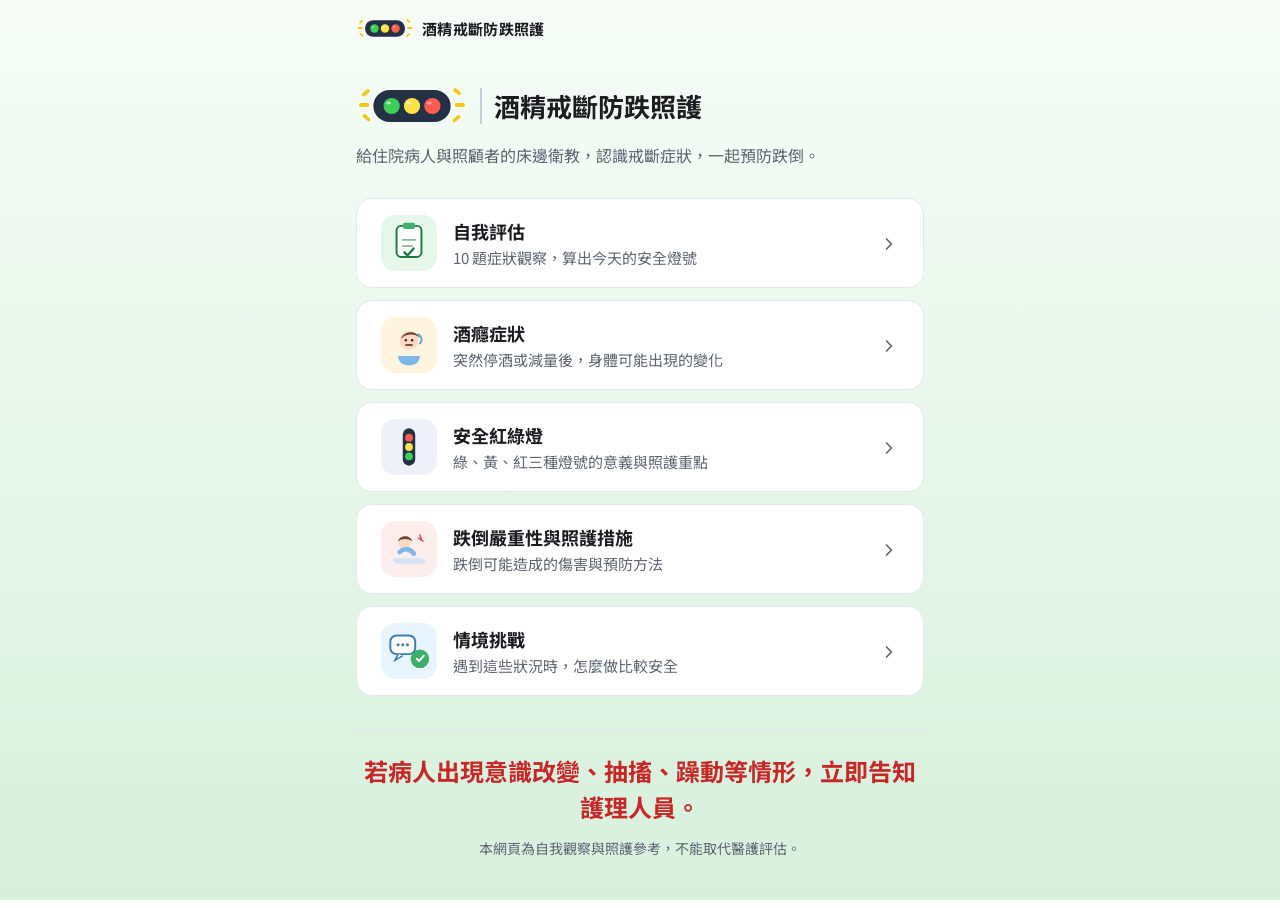
<file: index.html>
<!doctype html>
<html lang="zh-Hant-TW">
<head>
  <meta charset="utf-8">
  <meta name="viewport" content="width=device-width, initial-scale=1, viewport-fit=cover">
  <meta name="theme-color" content="#e3f4e6">
  <title>酒精戒斷防跌照護｜床邊衛教</title>
  <meta name="description" content="酒精戒斷防跌照護：給住院病人與照顧者的床邊衛教，包含症狀自我評估、安全紅綠燈、戒斷症狀時序與防跌照護措施。">
  <link rel="preconnect" href="https://fonts.googleapis.com">
  <link rel="preconnect" href="https://fonts.gstatic.com" crossorigin>
  <link rel="stylesheet" href="https://fonts.googleapis.com/css2?family=Noto+Sans+TC:wght@400;500;700&display=swap">
  <link rel="icon" href="assets/icons/favicon.svg" type="image/svg+xml">
  <link rel="stylesheet" href="css/style.css">
</head>
<body data-page="home">
  <div class="page">
    <header id="site-header"></header>
    <div id="site-notice"></div>
    <main id="main" class="fade-in"></main>
    <footer id="site-footer"></footer>
  </div>
  <script src="js/content.js"></script>
  <script src="js/common.js"></script>
  <script src="js/pages.js"></script>
</body>
</html>
</file>
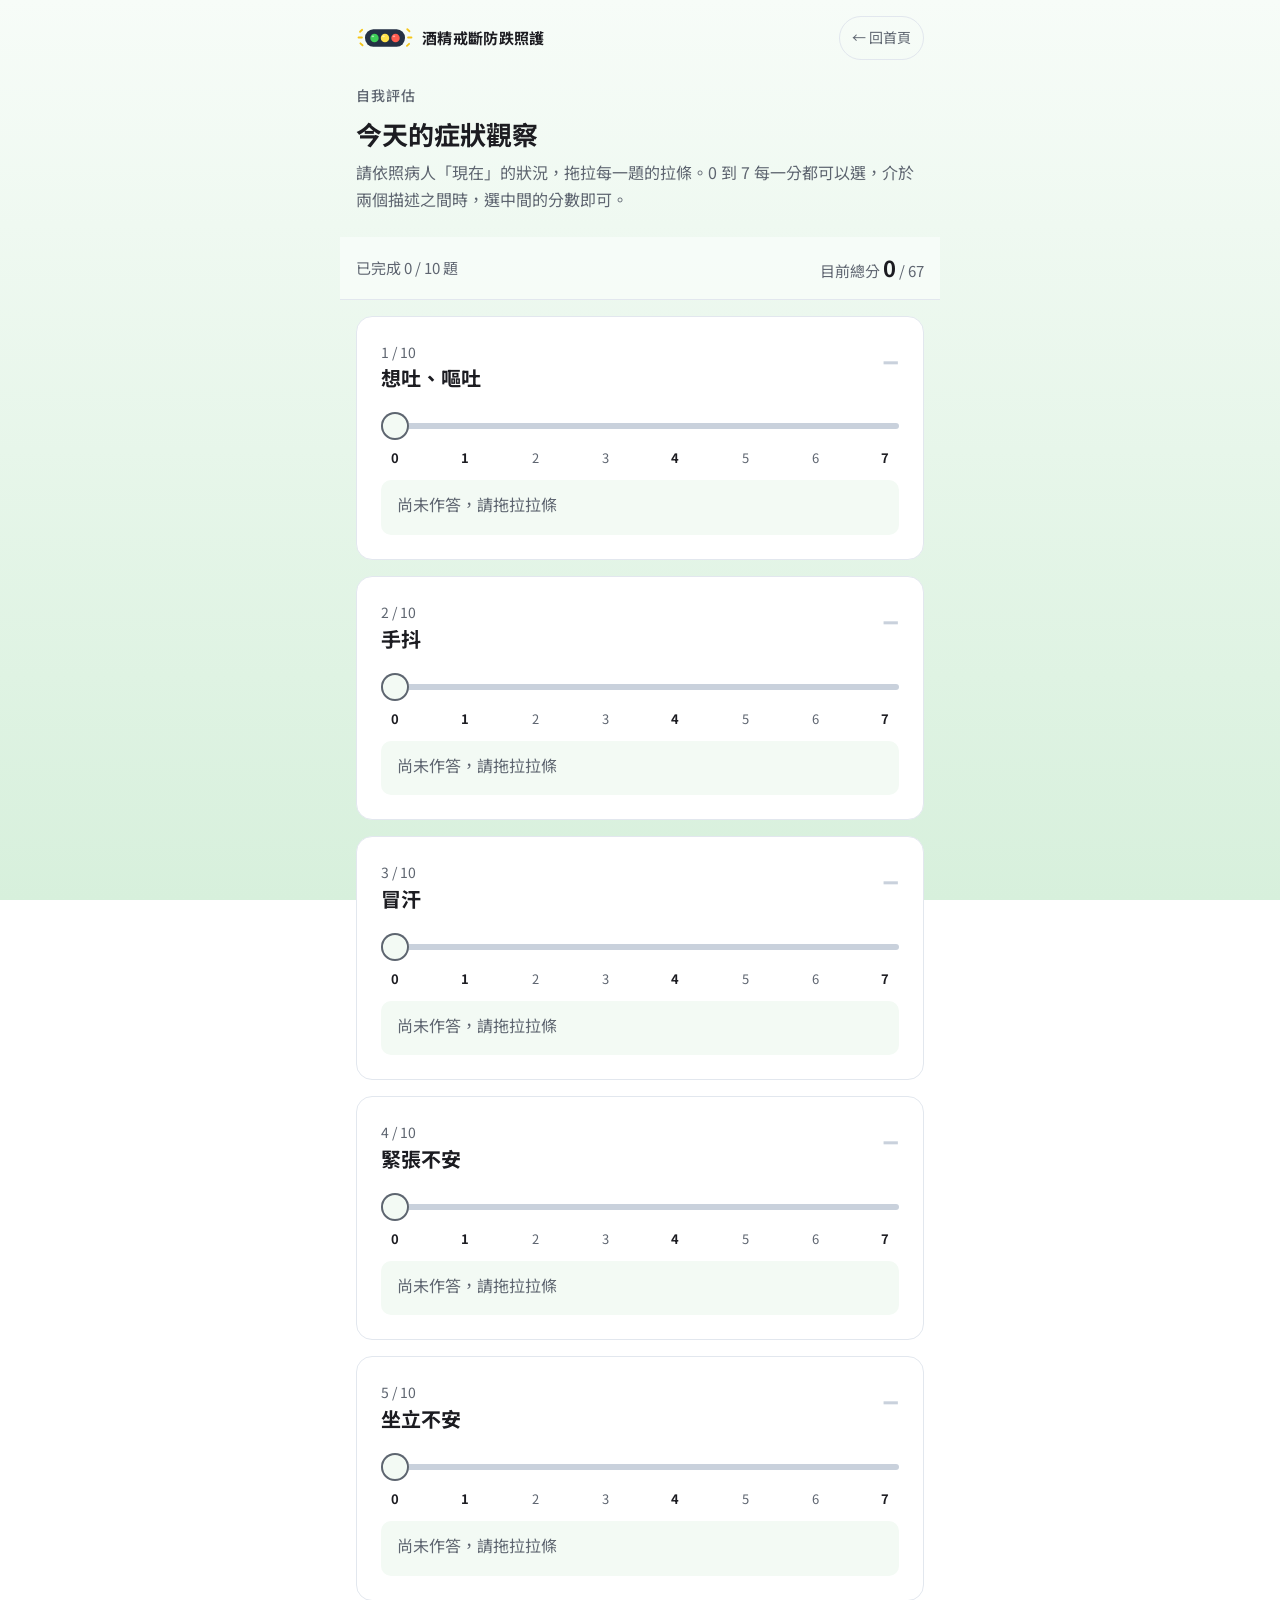
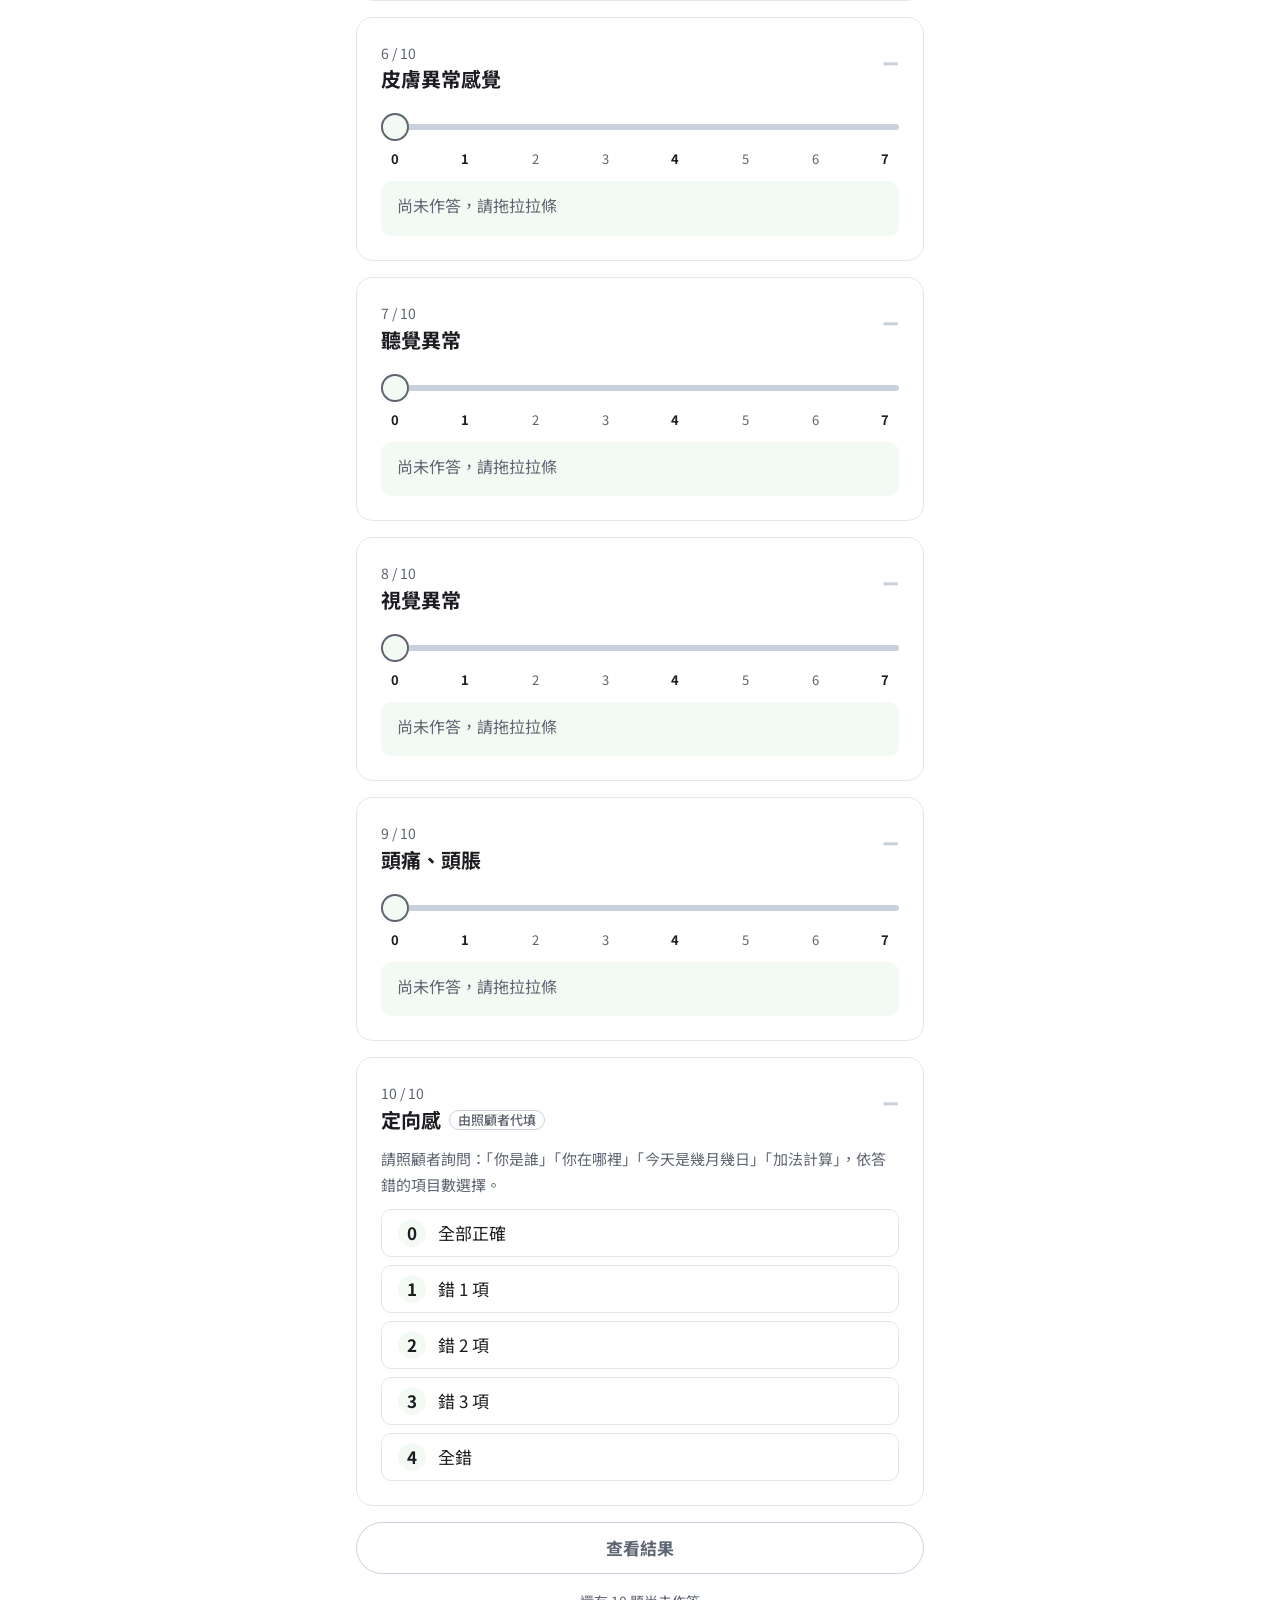
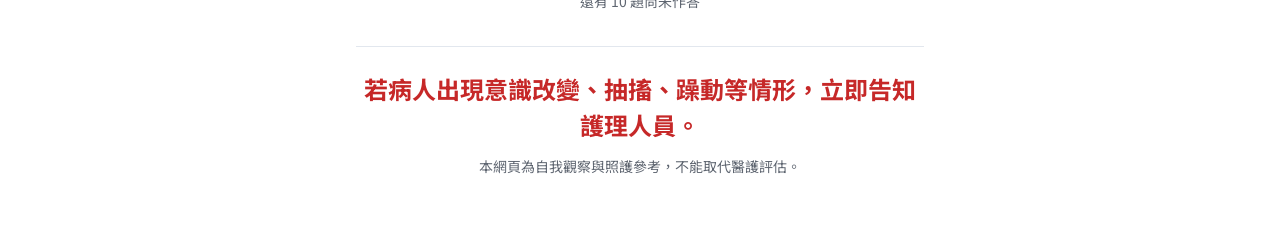
<file: assessment.html>
<!doctype html>
<html lang="zh-Hant-TW">
<head>
  <meta charset="utf-8">
  <meta name="viewport" content="width=device-width, initial-scale=1, viewport-fit=cover">
  <meta name="theme-color" content="#e3f4e6">
  <title>自我評估｜酒精戒斷防跌照護</title>
  <meta name="description" content="10 題戒斷症狀自我觀察，算出今天的安全燈號與照護重點。">
  <link rel="preconnect" href="https://fonts.googleapis.com">
  <link rel="preconnect" href="https://fonts.gstatic.com" crossorigin>
  <link rel="stylesheet" href="https://fonts.googleapis.com/css2?family=Noto+Sans+TC:wght@400;500;700&display=swap">
  <link rel="icon" href="assets/icons/favicon.svg" type="image/svg+xml">
  <link rel="stylesheet" href="css/style.css">
</head>
<body data-page="assessment">
  <div class="page">
    <header id="site-header"></header>
    <div id="site-notice"></div>
    <main id="main" class="fade-in">
      <div class="page-head">
        <p class="eyebrow">自我評估</p>
        <h1 class="page-title">今天的症狀觀察</h1>
        <p class="page-lead" id="intro"></p>
      </div>

      <div class="progress" aria-live="polite">
        <span class="progress__done" id="progress-done"></span>
        <span class="progress__score">目前總分 <strong id="progress-score">0</strong> / <span id="progress-max"></span></span>
        <span class="progress__bar" id="progress-bar"></span>
      </div>

      <div id="items" class="items"></div>

      <button type="button" class="btn" id="submit" disabled>查看結果</button>
      <p class="submit-hint" id="submit-hint"></p>

      <section class="result" id="result" hidden aria-live="polite"></section>
    </main>
    <footer id="site-footer"></footer>
  </div>
  <script src="js/content.js"></script>
  <script src="js/common.js"></script>
  <script src="js/assessment.js"></script>
</body>
</html>
</file>
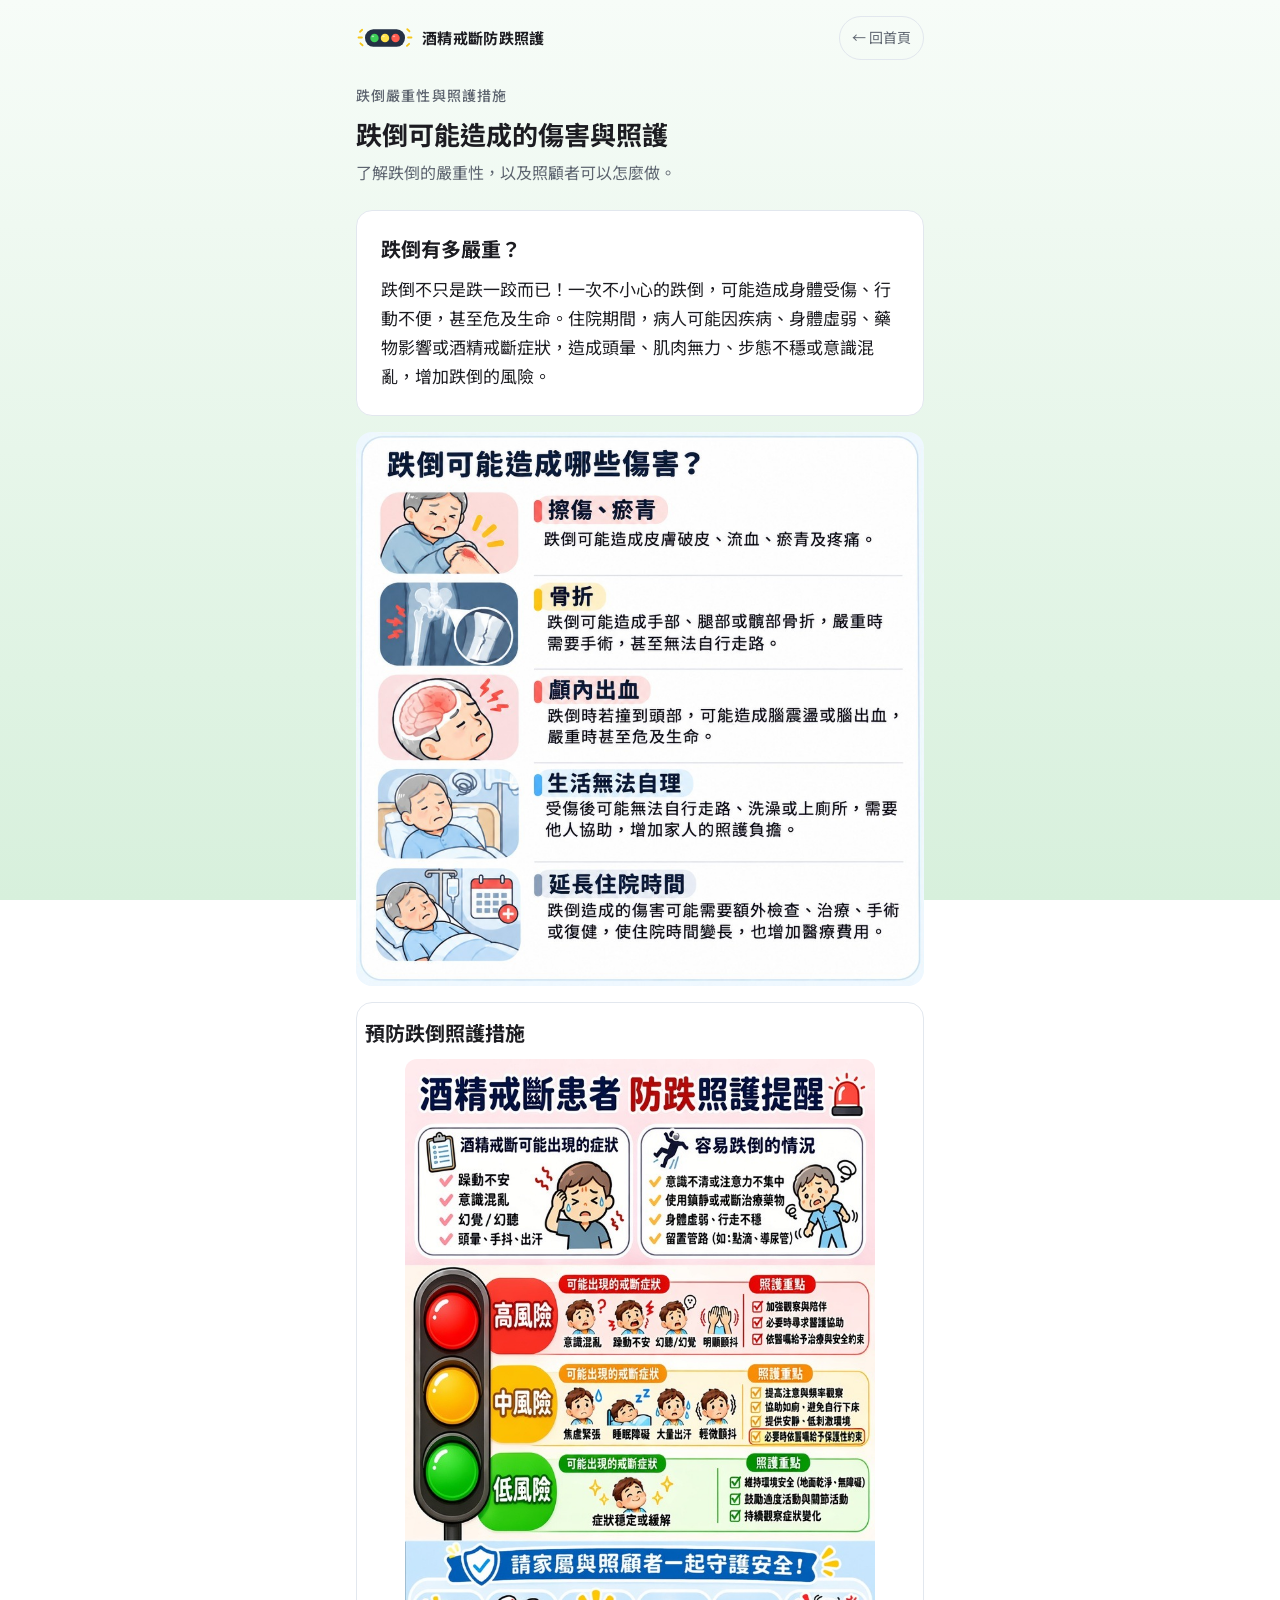
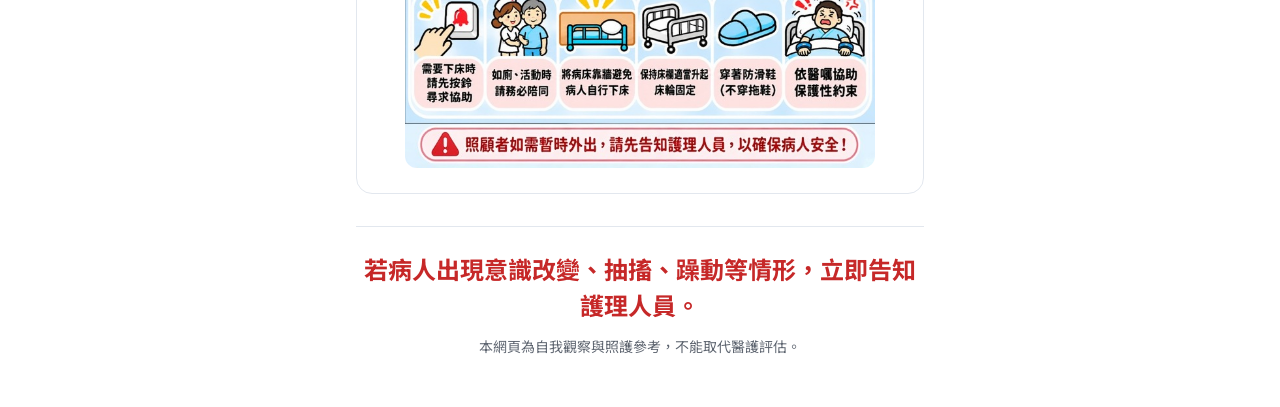
<file: fall-care.html>
<!doctype html>
<html lang="zh-Hant-TW">
<head>
  <meta charset="utf-8">
  <meta name="viewport" content="width=device-width, initial-scale=1, viewport-fit=cover">
  <meta name="theme-color" content="#e3f4e6">
  <title>跌倒嚴重性與照護措施｜酒精戒斷防跌照護</title>
  <meta name="description" content="跌倒可能造成的傷害，以及照顧者可以做的防跌照護措施。">
  <link rel="preconnect" href="https://fonts.googleapis.com">
  <link rel="preconnect" href="https://fonts.gstatic.com" crossorigin>
  <link rel="stylesheet" href="https://fonts.googleapis.com/css2?family=Noto+Sans+TC:wght@400;500;700&display=swap">
  <link rel="icon" href="assets/icons/favicon.svg" type="image/svg+xml">
  <link rel="stylesheet" href="css/style.css">
</head>
<body data-page="fall">
  <div class="page">
    <header id="site-header"></header>
    <div id="site-notice"></div>
    <main id="main" class="fade-in"></main>
    <footer id="site-footer"></footer>
  </div>
  <script src="js/content.js"></script>
  <script src="js/common.js"></script>
  <script src="js/pages.js"></script>
</body>
</html>
</file>
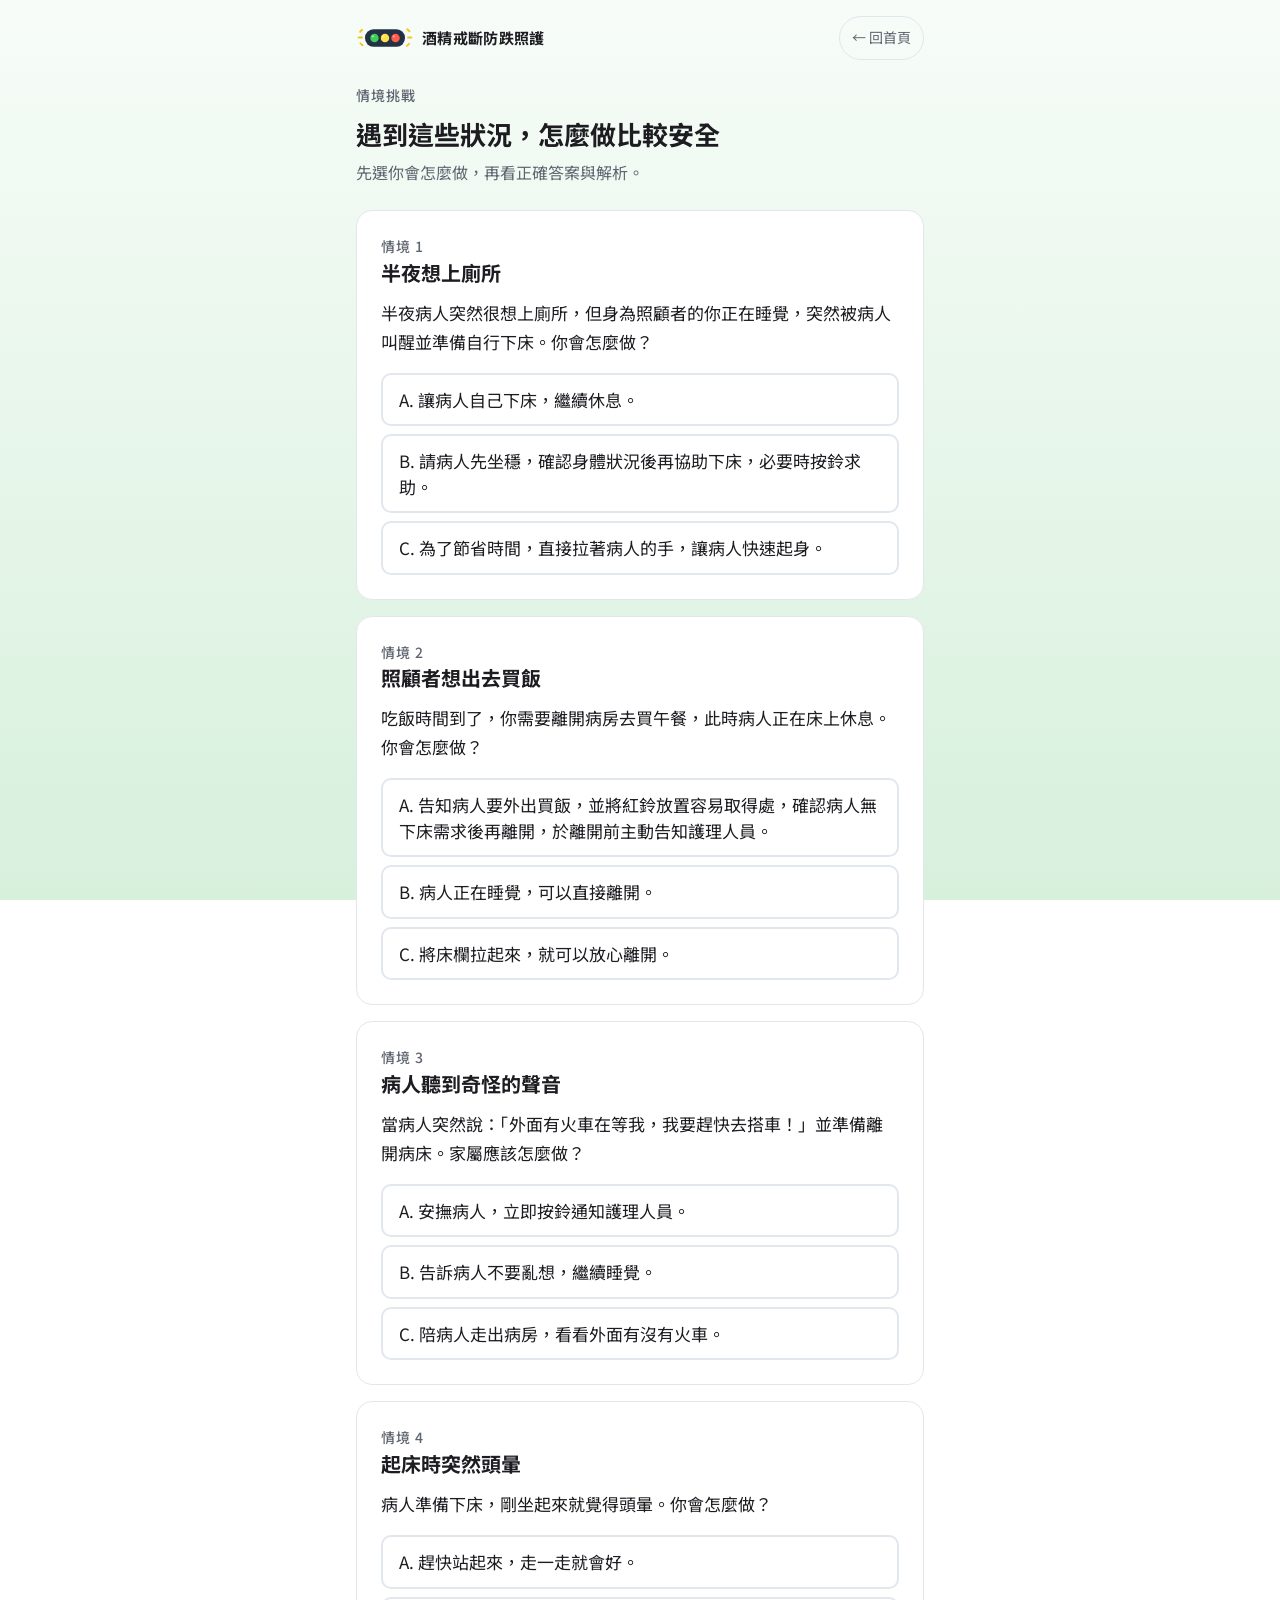
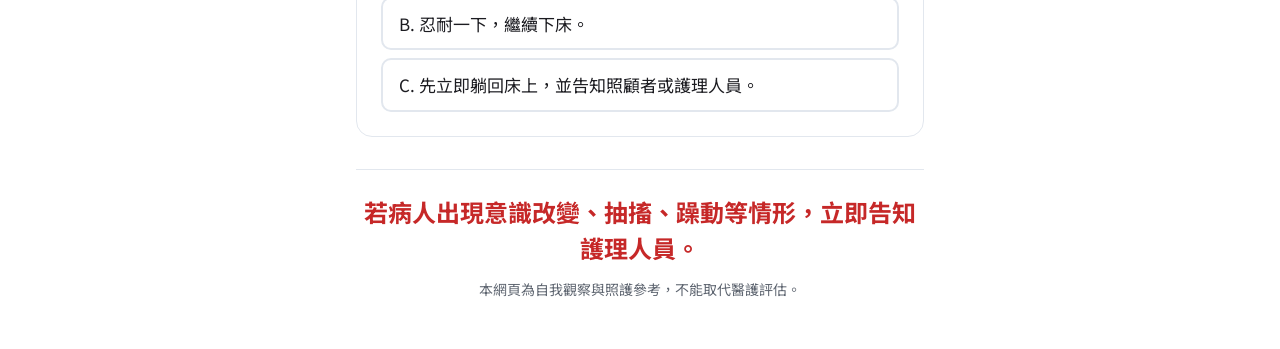
<file: scenarios.html>
<!doctype html>
<html lang="zh-Hant-TW">
<head>
  <meta charset="utf-8">
  <meta name="viewport" content="width=device-width, initial-scale=1, viewport-fit=cover">
  <meta name="theme-color" content="#e3f4e6">
  <title>情境挑戰｜酒精戒斷防跌照護</title>
  <meta name="description" content="照護情境題：遇到這些狀況時，怎麼做比較安全。">
  <link rel="preconnect" href="https://fonts.googleapis.com">
  <link rel="preconnect" href="https://fonts.gstatic.com" crossorigin>
  <link rel="stylesheet" href="https://fonts.googleapis.com/css2?family=Noto+Sans+TC:wght@400;500;700&display=swap">
  <link rel="icon" href="assets/icons/favicon.svg" type="image/svg+xml">
  <link rel="stylesheet" href="css/style.css">
</head>
<body data-page="scenarios">
  <div class="page">
    <header id="site-header"></header>
    <div id="site-notice"></div>
    <main id="main" class="fade-in"></main>
    <footer id="site-footer"></footer>
  </div>
  <script src="js/content.js"></script>
  <script src="js/common.js"></script>
  <script src="js/pages.js"></script>
</body>
</html>
</file>
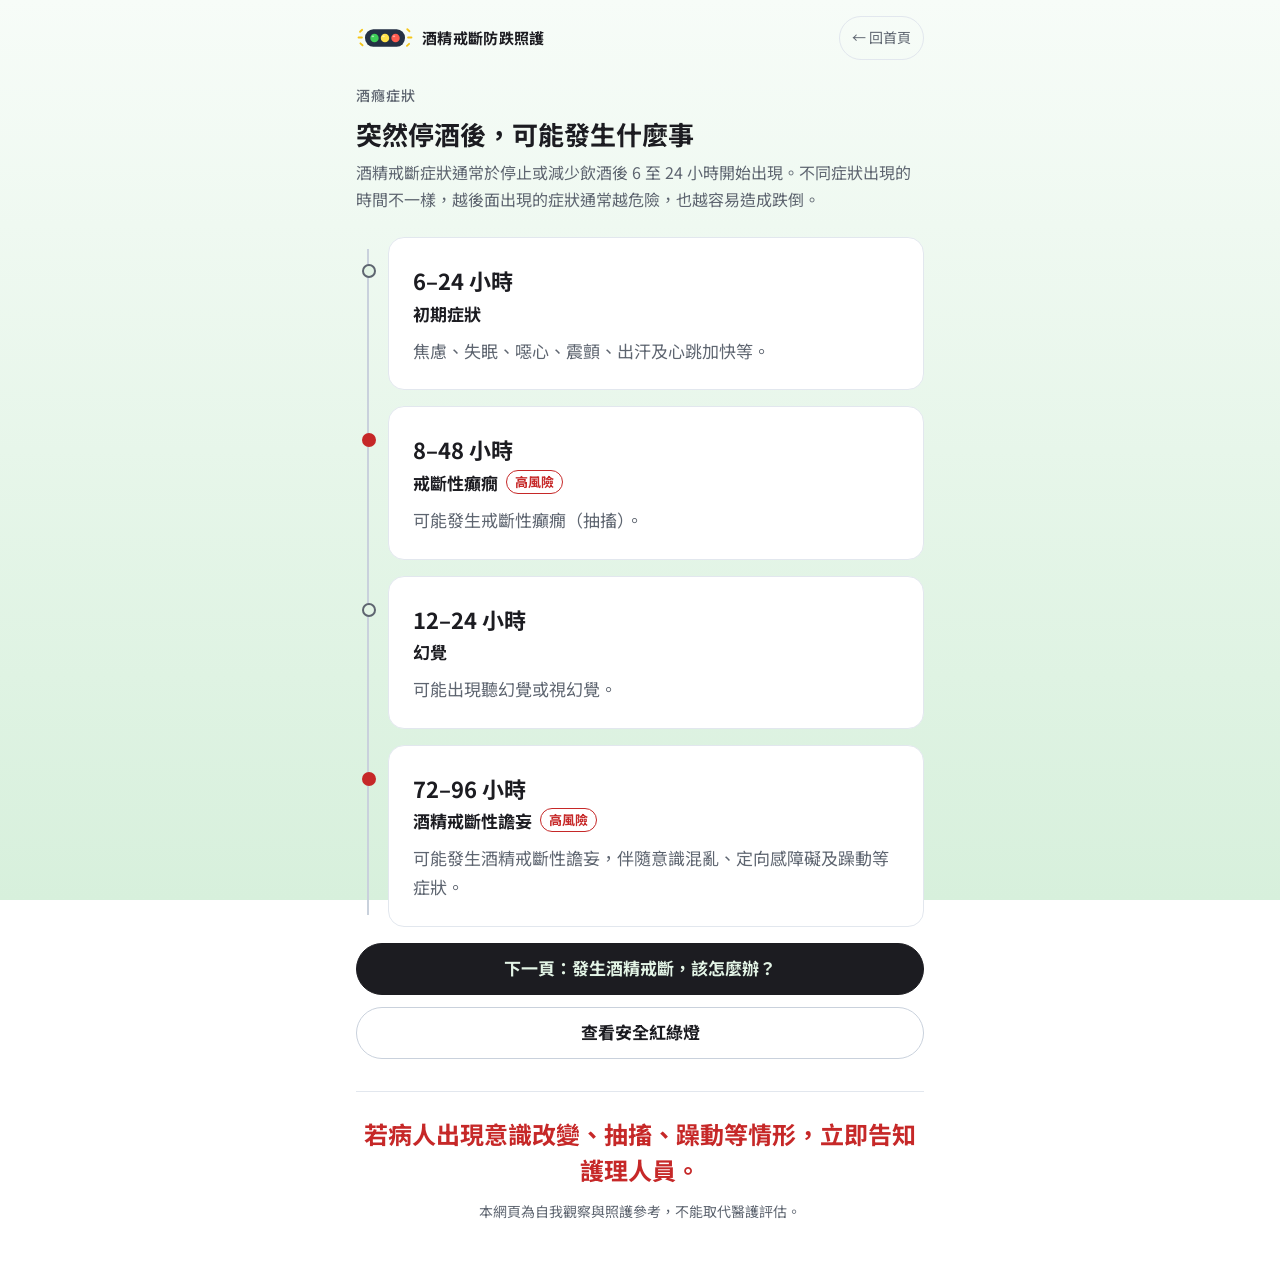
<file: symptoms.html>
<!doctype html>
<html lang="zh-Hant-TW">
<head>
  <meta charset="utf-8">
  <meta name="viewport" content="width=device-width, initial-scale=1, viewport-fit=cover">
  <meta name="theme-color" content="#e3f4e6">
  <title>酒癮症狀｜酒精戒斷防跌照護</title>
  <meta name="description" content="停止或減少飲酒後，酒精戒斷症狀出現的時間與表現。">
  <link rel="preconnect" href="https://fonts.googleapis.com">
  <link rel="preconnect" href="https://fonts.gstatic.com" crossorigin>
  <link rel="stylesheet" href="https://fonts.googleapis.com/css2?family=Noto+Sans+TC:wght@400;500;700&display=swap">
  <link rel="icon" href="assets/icons/favicon.svg" type="image/svg+xml">
  <link rel="stylesheet" href="css/style.css">
</head>
<body data-page="symptoms">
  <div class="page">
    <header id="site-header"></header>
    <div id="site-notice"></div>
    <main id="main" class="fade-in"></main>
    <footer id="site-footer"></footer>
  </div>
  <script src="js/content.js"></script>
  <script src="js/common.js"></script>
  <script src="js/pages.js"></script>
</body>
</html>
</file>
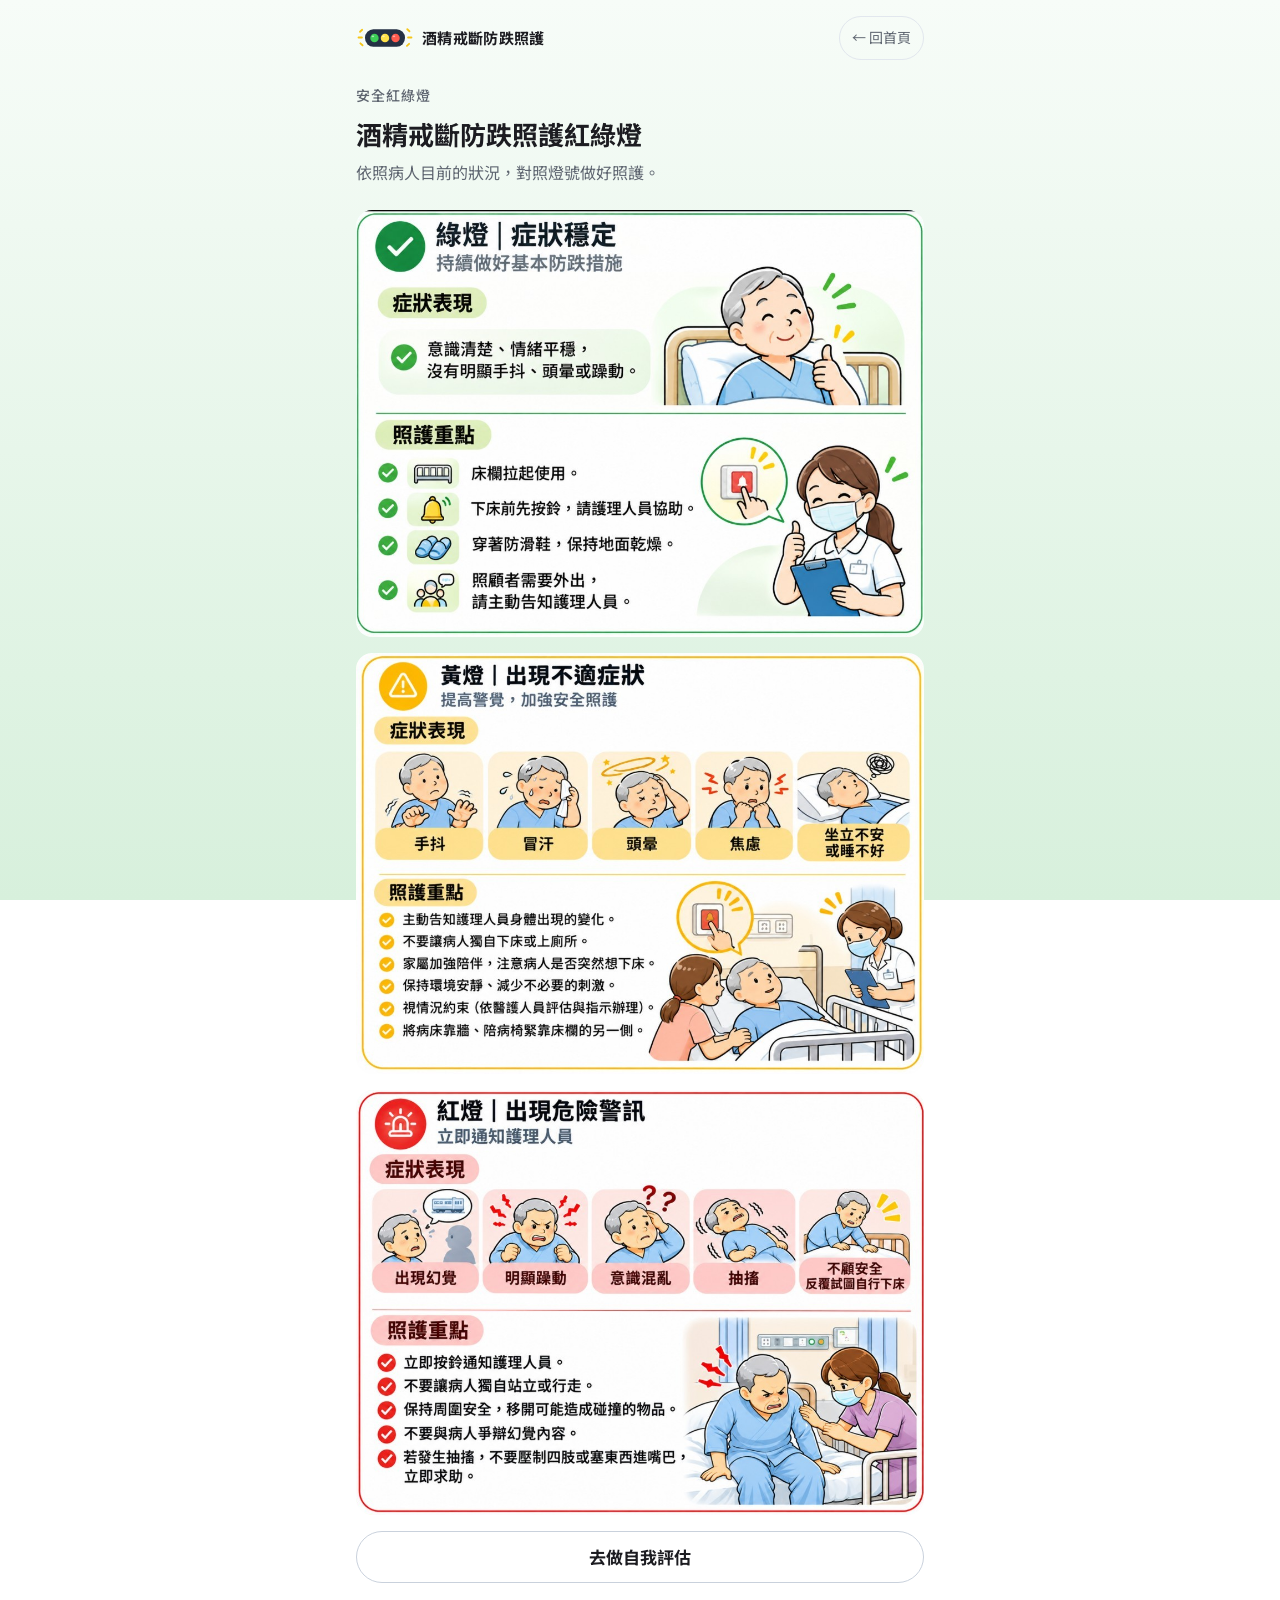
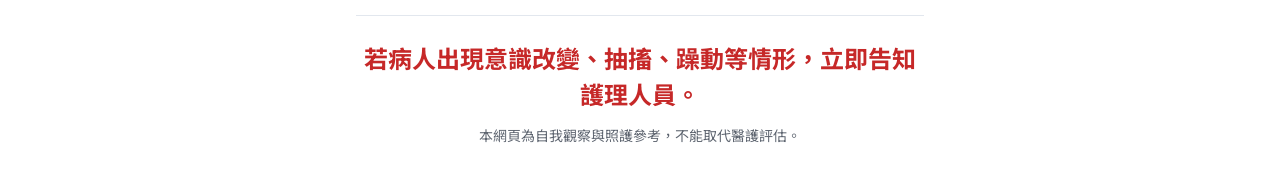
<file: traffic-light.html>
<!doctype html>
<html lang="zh-Hant-TW">
<head>
  <meta charset="utf-8">
  <meta name="viewport" content="width=device-width, initial-scale=1, viewport-fit=cover">
  <meta name="theme-color" content="#e3f4e6">
  <title>安全紅綠燈｜酒精戒斷防跌照護</title>
  <meta name="description" content="酒精戒斷防跌照護紅綠燈：綠燈、黃燈、紅燈的症狀表現與照護重點。">
  <link rel="preconnect" href="https://fonts.googleapis.com">
  <link rel="preconnect" href="https://fonts.gstatic.com" crossorigin>
  <link rel="stylesheet" href="https://fonts.googleapis.com/css2?family=Noto+Sans+TC:wght@400;500;700&display=swap">
  <link rel="icon" href="assets/icons/favicon.svg" type="image/svg+xml">
  <link rel="stylesheet" href="css/style.css">
</head>
<body data-page="lights">
  <div class="page">
    <header id="site-header"></header>
    <div id="site-notice"></div>
    <main id="main" class="fade-in"></main>
    <footer id="site-footer"></footer>
  </div>
  <script src="js/content.js"></script>
  <script src="js/common.js"></script>
  <script src="js/pages.js"></script>
</body>
</html>
</file>
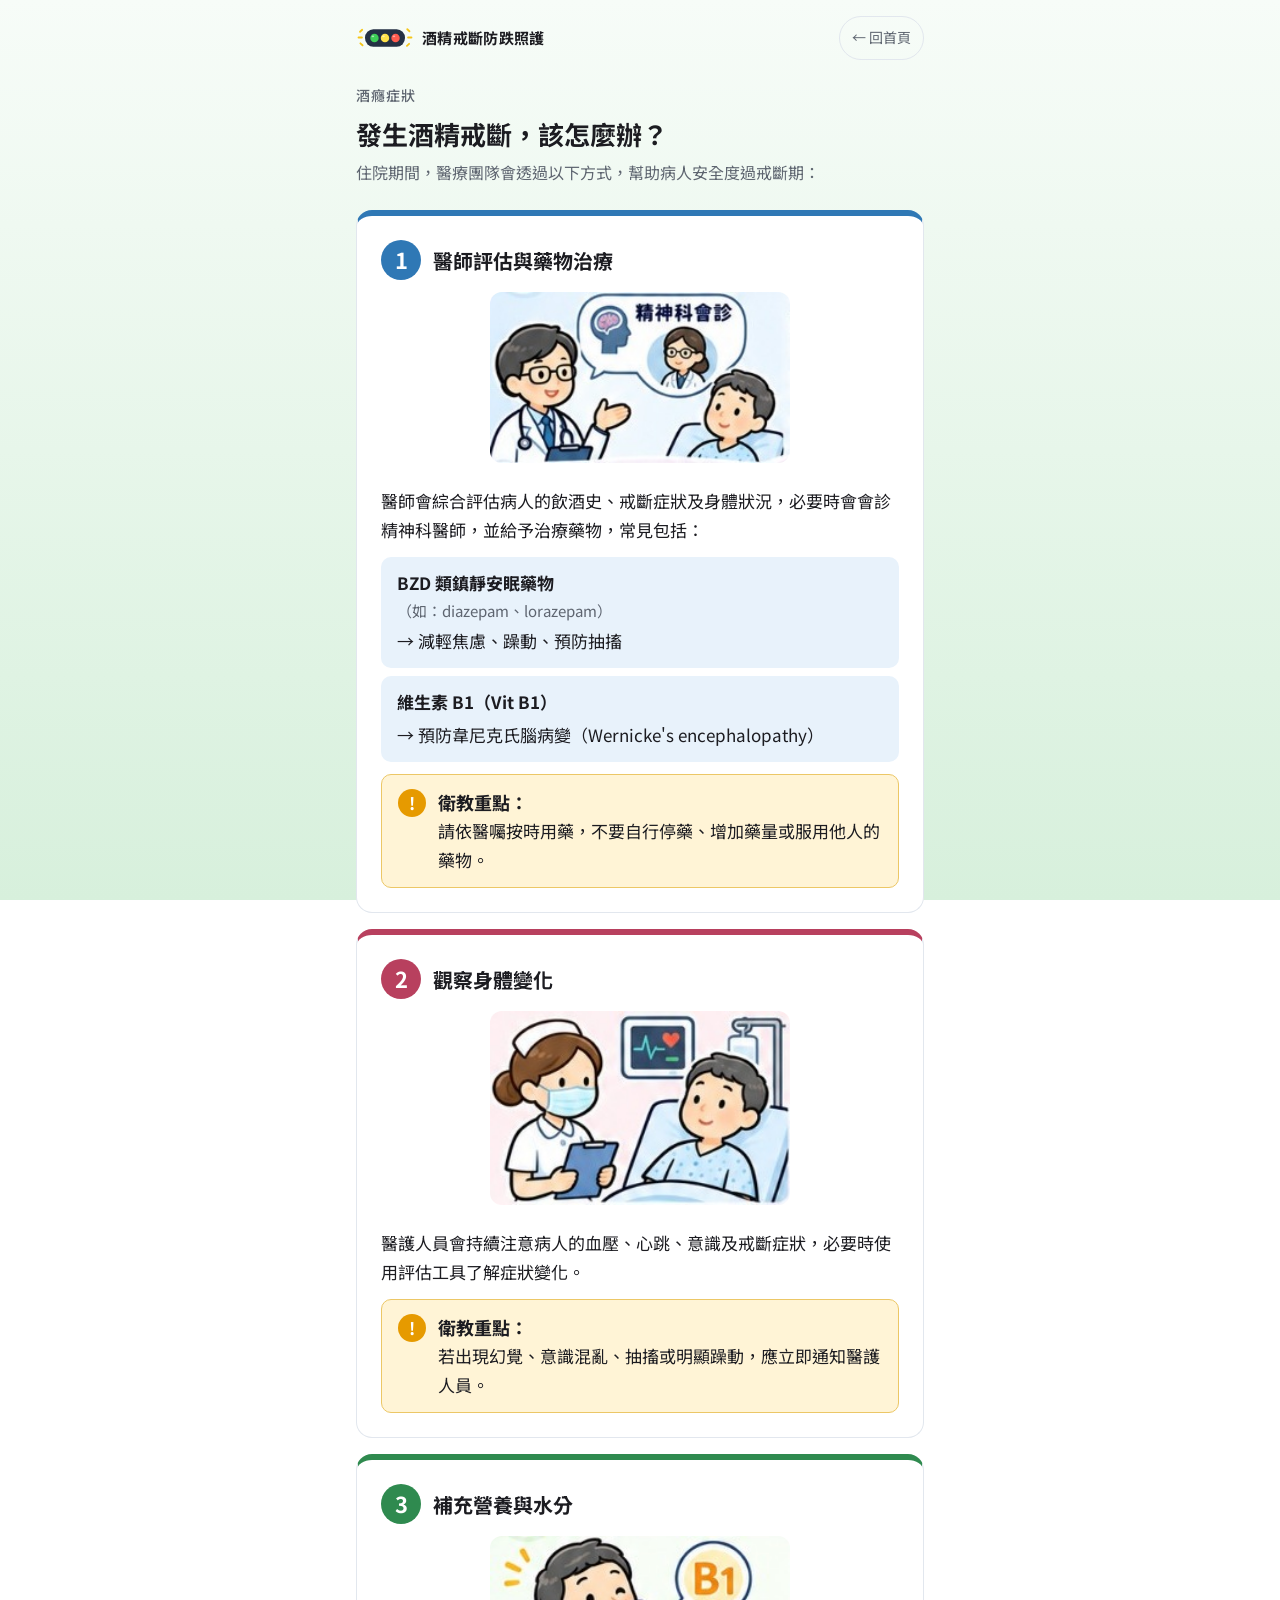
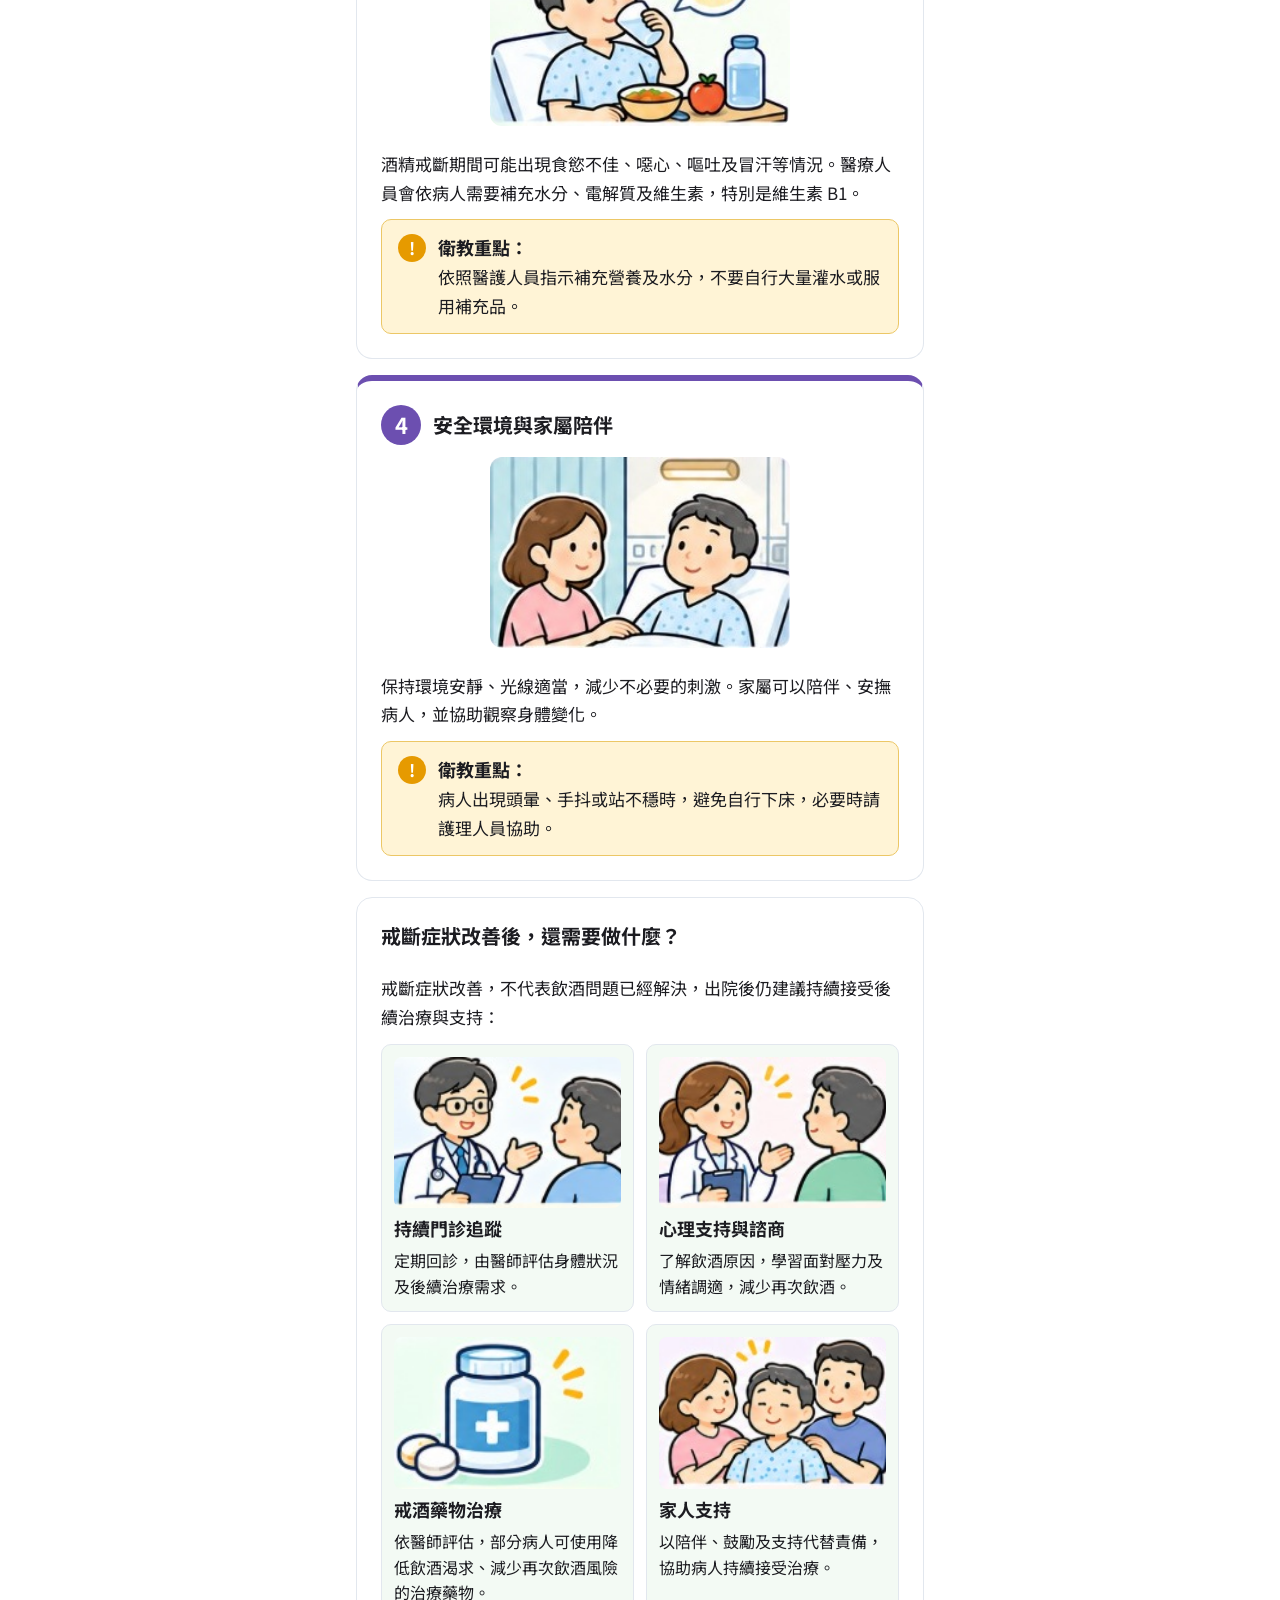
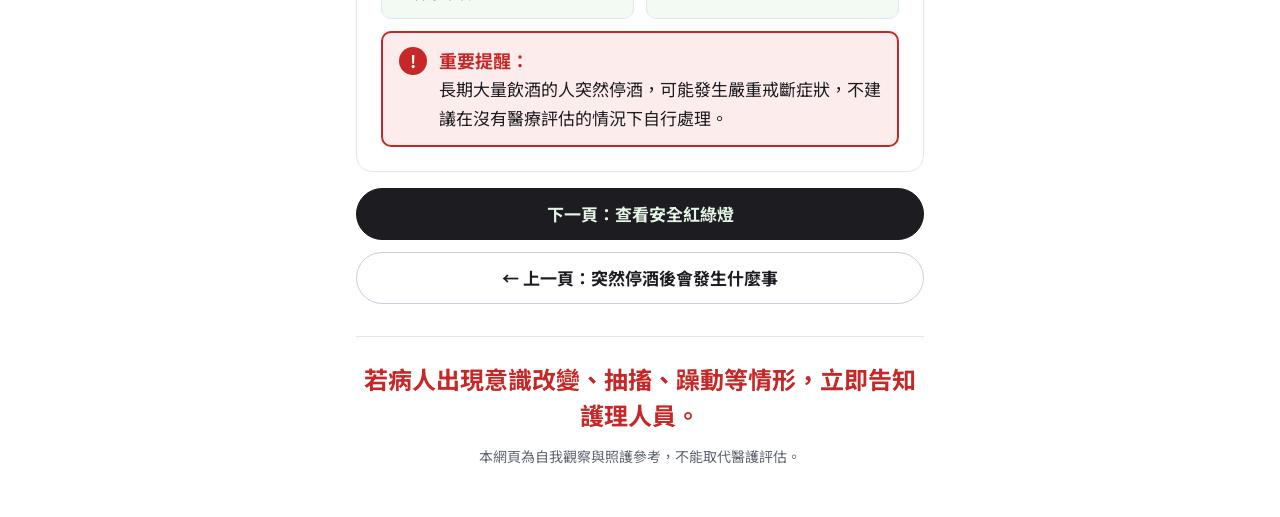
<file: withdrawal-care.html>
<!doctype html>
<html lang="zh-Hant-TW">
<head>
  <meta charset="utf-8">
  <meta name="viewport" content="width=device-width, initial-scale=1, viewport-fit=cover">
  <meta name="theme-color" content="#e3f4e6">
  <title>發生酒精戒斷，該怎麼辦？｜酒精戒斷防跌照護</title>
  <meta name="description" content="住院期間醫療團隊如何協助病人安全度過酒精戒斷期，以及戒斷後的後續支持。">
  <link rel="preconnect" href="https://fonts.googleapis.com">
  <link rel="preconnect" href="https://fonts.gstatic.com" crossorigin>
  <link rel="stylesheet" href="https://fonts.googleapis.com/css2?family=Noto+Sans+TC:wght@400;500;700&display=swap">
  <link rel="icon" href="assets/icons/favicon.svg" type="image/svg+xml">
  <link rel="stylesheet" href="css/style.css">
</head>
<body data-page="withdrawal">
  <div class="page">
    <header id="site-header"></header>
    <div id="site-notice"></div>
    <main id="main" class="fade-in"></main>
    <footer id="site-footer"></footer>
  </div>
  <script src="js/content.js"></script>
  <script src="js/common.js"></script>
  <script src="js/pages.js"></script>
</body>
</html>
</file>
<file: css/style.css>
:root {
  --bg: #e3f4e6;
  --surface: #ffffff;
  --surface-2: #f3faf4;
  --border: #e2e7ee;
  --border-strong: #c9d1dc;
  --text: #1c1c21;
  --muted: #5e6570;

  --green: #1b7a43;
  --green-fill: #3fae6a;
  --yellow: #8d6200;
  --yellow-fill: #e8b931;
  --red: #c62828;
  --red-fill: #e05252;

  --radius: 16px;
  --radius-sm: 10px;
  --radius-pill: 999px;

  --s1: 4px;
  --s2: 8px;
  --s3: 12px;
  --s4: 16px;
  --s5: 24px;
  --s6: 32px;
  --s7: 48px;

  --fs-page: 26px;
  --fs-card: 20px;
  --fs-sub: 17px;
  --fs-body: 17px;
  --fs-small: 14px;
  --lh: 1.7;

  --font: "Noto Sans TC", "PingFang TC", "Microsoft JhengHei", sans-serif;
  --fade: 0.2s cubic-bezier(0.2, 0.7, 0.2, 1);
}

*,
*::before,
*::after {
  box-sizing: border-box;
}

html {
  -webkit-text-size-adjust: 100%;
  text-size-adjust: 100%;
}

body {
  margin: 0;
  background: linear-gradient(180deg, #f7fcf8 0%, #d7f0dc 100%);
  background-attachment: fixed;
  color: var(--text);
  font-family: var(--font);
  font-size: var(--fs-body);
  line-height: var(--lh);
  -webkit-font-smoothing: antialiased;
}

h1,
h2,
h3,
p,
ul,
ol {
  margin: 0;
}

a {
  color: inherit;
}

button {
  font: inherit;
  color: inherit;
}

img {
  max-width: 100%;
  display: block;
}

:focus-visible {
  outline: 2px solid var(--text);
  outline-offset: 3px;
}

/* ---------- Layout ---------- */

.page {
  max-width: 600px;
  margin: 0 auto;
  padding: 0 var(--s4) var(--s7);
}

.site-header {
  display: flex;
  align-items: center;
  justify-content: space-between;
  gap: var(--s3);
  padding: var(--s4) 0;
}

.brand {
  display: flex;
  align-items: center;
  gap: var(--s2);
  text-decoration: none;
  font-weight: 700;
  font-size: 15px;
  letter-spacing: 0.02em;
}

.brand__signal {
  width: 58px;
  height: auto;
  flex: none;
}

.back-link {
  display: inline-flex;
  align-items: center;
  gap: var(--s1);
  min-height: 44px;
  padding: 0 var(--s3);
  border: 1px solid var(--border);
  border-radius: var(--radius-pill);
  color: var(--muted);
  font-size: var(--fs-small);
  text-decoration: none;
  transition: color var(--fade), border-color var(--fade);
}

.back-link:hover {
  color: var(--text);
  border-color: var(--border-strong);
}

main {
  display: flex;
  flex-direction: column;
  gap: var(--s4);
}

.page-head {
  display: flex;
  flex-direction: column;
  gap: var(--s2);
  padding: var(--s2) 0 var(--s2);
}

.page-title {
  font-size: var(--fs-page);
  font-weight: 700;
  line-height: 1.35;
}

.page-lead {
  color: var(--muted);
  font-size: 16px;
}

.eyebrow {
  color: var(--muted);
  font-size: var(--fs-small);
  font-weight: 500;
  letter-spacing: 0.08em;
}

/* ---------- Notice ---------- */

.notice {
  display: flex;
  gap: var(--s3);
  align-items: flex-start;
  padding: var(--s3) var(--s4);
  margin-bottom: var(--s4);
  border: 1px solid var(--border);
  border-left: 3px solid var(--red);
  border-radius: var(--radius-sm);
  background: var(--surface);
  font-size: 15px;
  line-height: 1.6;
}

.notice__icon {
  flex: none;
  width: 22px;
  height: 22px;
  margin-top: 1px;
}

.notice strong {
  font-weight: 700;
}

.site-footer {
  margin-top: var(--s6);
  padding-top: var(--s5);
  border-top: 1px solid var(--border);
  text-align: center;
}

.site-footer__alert {
  color: var(--red);
  font-size: 24px;
  font-weight: 700;
  line-height: 1.5;
}

.site-footer__note {
  margin-top: var(--s3);
  color: var(--muted);
  font-size: var(--fs-small);
}

/* ---------- Cards ---------- */

.card {
  padding: var(--s5);
  border: 1px solid var(--border);
  border-radius: var(--radius);
  background: var(--surface);
}

.card__title {
  font-size: var(--fs-card);
  font-weight: 700;
  line-height: 1.4;
}

.card__subtitle {
  color: var(--muted);
  font-size: 15px;
}

.section-label {
  margin-top: var(--s4);
  margin-bottom: var(--s2);
  font-size: var(--fs-sub);
  font-weight: 700;
}

.bullets {
  display: flex;
  flex-direction: column;
  gap: var(--s2);
  padding-left: 1.3em;
}

.bullets li::marker {
  color: var(--muted);
}

/* ---------- Home entries ---------- */

.hero {
  display: flex;
  flex-direction: column;
  gap: var(--s3);
  padding: var(--s5) 0 var(--s3);
}

.hero__lockup {
  display: flex;
  align-items: center;
  gap: var(--s3);
}

.hero__signal {
  width: 112px;
  height: auto;
  flex: none;
}

.hero__rule {
  width: 2px;
  align-self: stretch;
  margin: 6px 0;
  background: #c5ced8;
  flex: none;
}

.hero__title {
  font-size: 26px;
  font-weight: 700;
  line-height: 1.25;
}

.entries {
  display: flex;
  flex-direction: column;
  gap: var(--s3);
  padding: 0;
  list-style: none;
}

.entry {
  display: flex;
  align-items: center;
  gap: var(--s4);
  padding: var(--s4) var(--s5);
  border: 1px solid var(--border);
  border-radius: var(--radius);
  background: var(--surface);
  text-decoration: none;
  transition: border-color var(--fade), background var(--fade);
}

.entry:hover {
  border-color: var(--border-strong);
  background: var(--surface-2);
}

.entry__icon {
  flex: none;
  width: 56px;
  height: 56px;
}

.entry__body {
  flex: 1;
  min-width: 0;
}

.entry__title {
  display: block;
  font-size: 18px;
  font-weight: 700;
}

.entry__desc {
  display: block;
  color: var(--muted);
  font-size: 15px;
  line-height: 1.5;
}

.entry__arrow {
  flex: none;
  width: 20px;
  height: 20px;
  color: var(--muted);
}

/* ---------- Light card ---------- */

.light--green { --light: var(--green); --light-fill: var(--green-fill); }
.light--yellow { --light: var(--yellow); --light-fill: var(--yellow-fill); }
.light--red { --light: var(--red); --light-fill: var(--red-fill); }

.light-card {
  border-color: var(--light-fill);
}

.light-figure {
  margin: 0;
}

.light-figure img,
.figure-card img {
  width: 100%;
  height: auto;
  border-radius: var(--radius);
}

.light-card__head {
  display: flex;
  align-items: center;
  gap: var(--s4);
}

.light-card__icon {
  flex: none;
  display: grid;
  place-items: center;
  width: 56px;
  height: 56px;
  border-radius: 50%;
  background: var(--light-fill);
}

.light-card__icon img {
  width: 26px;
  height: 26px;
}

/* ---------- Assessment ---------- */

.progress {
  position: sticky;
  top: 0;
  z-index: 5;
  display: flex;
  align-items: center;
  justify-content: space-between;
  gap: var(--s3);
  margin: 0 calc(var(--s4) * -1);
  padding: var(--s3) var(--s4);
  background: rgba(247, 252, 248, 0.94);
  border-bottom: 1px solid var(--border);
  -webkit-backdrop-filter: blur(8px);
  backdrop-filter: blur(8px);
}

.progress__done {
  color: var(--muted);
  font-size: 15px;
}

.progress__score {
  font-size: 15px;
  color: var(--muted);
}

.progress__score strong {
  color: var(--text);
  font-size: 22px;
  font-weight: 700;
  font-variant-numeric: tabular-nums;
}

.progress__bar {
  position: absolute;
  left: 0;
  bottom: -1px;
  height: 2px;
  width: var(--done, 0%);
  background: var(--text);
  transition: width var(--fade);
}

.items {
  display: flex;
  flex-direction: column;
  gap: var(--s4);
}

.item {
  display: flex;
  flex-direction: column;
  gap: var(--s3);
  transition: border-color var(--fade);
}

.item.is-answered {
  border-color: var(--border-strong);
}

.item__head {
  display: flex;
  align-items: flex-start;
  justify-content: space-between;
  gap: var(--s3);
}

.item__no {
  color: var(--muted);
  font-size: var(--fs-small);
  font-variant-numeric: tabular-nums;
}

.item__score {
  flex: none;
  min-width: 2ch;
  font-size: 32px;
  font-weight: 700;
  line-height: 1.1;
  text-align: right;
  font-variant-numeric: tabular-nums;
}

.item.is-unanswered .item__score {
  color: var(--border-strong);
}

.item__desc {
  min-height: 3.4em;
  padding: var(--s3) var(--s4);
  border-radius: var(--radius-sm);
  background: var(--surface-2);
  font-size: 16px;
  line-height: 1.6;
}

.item.is-unanswered .item__desc {
  color: var(--muted);
}

.item__hint {
  color: var(--muted);
  font-size: 15px;
}

.tag {
  display: inline-block;
  padding: 0 var(--s2);
  margin-left: var(--s2);
  border: 1px solid var(--border-strong);
  border-radius: var(--radius-pill);
  color: var(--muted);
  font-size: 13px;
  font-weight: 500;
  vertical-align: 3px;
}

/* Range slider */

.slider {
  --thumb: 28px;
  position: relative;
}

.range {
  --pct: 0%;
  -webkit-appearance: none;
  appearance: none;
  display: block;
  width: 100%;
  height: 44px;
  margin: 0;
  background: transparent;
  cursor: pointer;
  touch-action: pan-y;
}

.range::-webkit-slider-runnable-track {
  height: 6px;
  border-radius: var(--radius-pill);
  background: linear-gradient(to right, var(--text) var(--pct), var(--border-strong) var(--pct));
}

.range::-webkit-slider-thumb {
  -webkit-appearance: none;
  appearance: none;
  width: var(--thumb);
  height: var(--thumb);
  margin-top: calc((6px - var(--thumb)) / 2);
  border: 0;
  border-radius: 50%;
  background: #fff;
  box-shadow: 0 0 0 2px var(--text), 0 2px 6px rgba(28, 28, 33, 0.16);
}

.range::-moz-range-track {
  height: 6px;
  border-radius: var(--radius-pill);
  background: var(--border-strong);
}

.range::-moz-range-progress {
  height: 6px;
  border-radius: var(--radius-pill);
  background: var(--text);
}

.range::-moz-range-thumb {
  width: var(--thumb);
  height: var(--thumb);
  border: 0;
  border-radius: 50%;
  background: #fff;
  box-shadow: 0 0 0 2px var(--text), 0 2px 6px rgba(28, 28, 33, 0.16);
}

.item.is-unanswered .range::-webkit-slider-thumb {
  background: var(--surface-2);
  box-shadow: inset 0 0 0 2px var(--muted);
}

.item.is-unanswered .range::-moz-range-thumb {
  background: var(--surface-2);
  box-shadow: inset 0 0 0 2px var(--muted);
}

.range:focus-visible {
  outline: none;
}

.range:focus-visible::-webkit-slider-thumb {
  outline: 2px solid var(--text);
  outline-offset: 4px;
}

.ticks {
  position: relative;
  height: 20px;
  margin: 0 calc(var(--thumb) / 2);
  color: var(--muted);
  font-size: 13px;
  font-variant-numeric: tabular-nums;
}

.ticks span {
  position: absolute;
  top: 0;
  transform: translateX(-50%);
  line-height: 20px;
}

.ticks span.is-anchor {
  color: var(--text);
  font-weight: 700;
}

/* Segmented choice */

.segments {
  display: flex;
  flex-direction: column;
  gap: var(--s2);
}

.segment {
  display: flex;
  align-items: center;
  gap: var(--s3);
  min-height: 48px;
  padding: var(--s2) var(--s4);
  border: 1px solid var(--border);
  border-radius: var(--radius-sm);
  background: transparent;
  text-align: left;
  cursor: pointer;
  transition: border-color var(--fade), background var(--fade);
}

.segment b {
  display: grid;
  place-items: center;
  width: 28px;
  height: 28px;
  border-radius: 50%;
  background: var(--surface-2);
  font-variant-numeric: tabular-nums;
}

.segment:hover {
  border-color: var(--border-strong);
}

.segment[aria-pressed="true"] {
  border-color: var(--text);
  background: var(--surface-2);
}

.segment[aria-pressed="true"] b {
  background: var(--text);
  color: var(--bg);
}

/* Buttons */

.btn {
  display: inline-flex;
  align-items: center;
  justify-content: center;
  gap: var(--s2);
  width: 100%;
  min-height: 52px;
  padding: 0 var(--s5);
  border: 1px solid var(--text);
  border-radius: var(--radius-pill);
  background: var(--text);
  color: var(--bg);
  font-size: 17px;
  font-weight: 700;
  text-decoration: none;
  cursor: pointer;
  transition: opacity var(--fade), background var(--fade), color var(--fade);
}

.btn:disabled {
  border-color: var(--border-strong);
  background: transparent;
  color: var(--muted);
  cursor: not-allowed;
}

.btn--ghost {
  background: transparent;
  color: var(--text);
  border-color: var(--border-strong);
}

.submit-hint {
  color: var(--muted);
  font-size: var(--fs-small);
  text-align: center;
}

/* Result */

.result {
  display: flex;
  flex-direction: column;
  gap: var(--s4);
  scroll-margin-top: 72px;
}

.result[hidden] {
  display: none;
}

.result__actions {
  display: flex;
  gap: var(--s3);
}

.result__actions .btn {
  flex: 1;
}

.result__summary {
  display: flex;
  flex-direction: column;
  align-items: center;
  gap: var(--s1);
  padding: var(--s5);
  border: 1px solid var(--border);
  border-radius: var(--radius);
  background: var(--surface);
  text-align: center;
}

.result__score {
  font-size: 56px;
  font-weight: 700;
  line-height: 1.1;
  color: var(--light);
  font-variant-numeric: tabular-nums;
}

.result__mascot {
  width: 148px;
  height: auto;
  margin: var(--s2) auto var(--s1);
}

.result__score small {
  color: var(--muted);
  font-size: 20px;
  font-weight: 500;
}

.result__light {
  color: var(--light);
  font-size: 20px;
  font-weight: 700;
}

.result__range {
  color: var(--muted);
  font-size: var(--fs-small);
}

/* ---------- Timeline ---------- */

.timeline {
  position: relative;
  display: flex;
  flex-direction: column;
  gap: var(--s4);
  padding: 0 0 0 var(--s6);
  list-style: none;
}

.timeline::before {
  content: "";
  position: absolute;
  left: 11px;
  top: 12px;
  bottom: 12px;
  width: 2px;
  background: var(--border-strong);
}

.timeline__item {
  position: relative;
}

.timeline__item::before {
  content: "";
  position: absolute;
  left: calc(var(--s6) * -1 + 5px);
  top: 26px;
  width: 14px;
  height: 14px;
  border-radius: 50%;
  background: var(--bg);
  border: 2px solid var(--muted);
}

.timeline__item.is-alert::before {
  border-color: var(--red);
  background: var(--red);
}

.timeline__range {
  font-size: 22px;
  font-weight: 700;
  font-variant-numeric: tabular-nums;
}

.timeline__title {
  font-size: var(--fs-sub);
  font-weight: 700;
}

.timeline__body {
  margin-top: var(--s2);
  color: var(--muted);
}

.alert-tag {
  display: inline-block;
  margin-left: var(--s2);
  padding: 0 var(--s2);
  border: 1px solid var(--red);
  border-radius: var(--radius-pill);
  color: var(--red);
  font-size: 13px;
  font-weight: 700;
  vertical-align: 3px;
}

/* ---------- Fall care & scenarios ---------- */

.empty {
  display: flex;
  flex-direction: column;
  align-items: center;
  gap: var(--s2);
  padding: var(--s7) var(--s5);
  border: 1px dashed var(--border-strong);
  border-radius: var(--radius);
  color: var(--muted);
  text-align: center;
}

.empty__title {
  color: var(--text);
  font-size: 18px;
  font-weight: 700;
}

.severity {
  display: inline-block;
  margin-bottom: var(--s2);
  padding: 0 var(--s3);
  border: 1px solid var(--border-strong);
  border-radius: var(--radius-pill);
  color: var(--muted);
  font-size: 14px;
  font-weight: 500;
}

.media {
  margin-top: var(--s4);
  overflow: hidden;
  border-radius: var(--radius-sm);
  background: var(--surface-2);
}

.prose {
  margin-top: var(--s3);
}

.injury-list {
  display: flex;
  flex-direction: column;
  gap: var(--s4);
  margin-top: var(--s4);
}

.injury {
  display: flex;
  gap: var(--s3);
  align-items: flex-start;
}

.injury__icon {
  flex: none;
  width: 72px;
  height: 72px;
  border-radius: 18px;
}

.injury__title {
  font-size: var(--fs-sub);
  font-weight: 700;
  line-height: 1.4;
}

.figure-card {
  margin: 0;
}

.poster-card {
  padding: var(--s4) var(--s2) var(--s2);
}

.poster {
  margin-top: var(--s3);
}

.poster img {
  width: 100%;
  border-radius: 12px;
}

.media figcaption {
  padding: var(--s2) var(--s3);
  color: var(--muted);
  font-size: var(--fs-small);
}

.video {
  position: relative;
  aspect-ratio: 16 / 9;
}

.video iframe {
  position: absolute;
  inset: 0;
  width: 100%;
  height: 100%;
  border: 0;
}

.video-link {
  display: block;
  padding: var(--s3) var(--s4);
  text-decoration: underline;
}

.options {
  display: flex;
  flex-direction: column;
  gap: var(--s2);
  margin-top: var(--s4);
}

.option {
  min-height: 48px;
  padding: var(--s3) var(--s4);
  border: 1px solid var(--border);
  border-radius: var(--radius-sm);
  background: transparent;
  text-align: left;
  line-height: 1.5;
  cursor: pointer;
  transition: border-color var(--fade), background var(--fade);
}

.option:hover:enabled {
  border-color: var(--border-strong);
}

.option:disabled {
  cursor: default;
}

/* Answer states: shape and label carry the meaning, color only reinforces it. */

.option {
  display: flex;
  align-items: center;
  justify-content: space-between;
  gap: var(--s3);
  border-width: 2px;
}

.option__text {
  flex: 1;
}

.option__mark {
  flex: none;
  padding: 2px var(--s3);
  border-radius: var(--radius-pill);
  color: #fff;
  font-size: 14px;
  font-weight: 700;
  white-space: nowrap;
}

.option.is-best {
  border-color: #145c32;
  background: #e5f6ea;
  color: #0f4a27;
  font-weight: 700;
}

.option.is-best .option__mark {
  background: #145c32;
}

.option.is-wrong {
  border-color: #a51d1d;
  background: #fdecea;
  color: #7a1616;
  font-weight: 700;
  border-style: dashed;
}

.option.is-wrong .option__mark {
  background: #a51d1d;
}

.option.is-dim {
  opacity: 0.55;
}

.option__mark:empty {
  display: none;
}

.explain {
  margin-top: var(--s4);
  padding: var(--s4);
  border-radius: var(--radius-sm);
  background: var(--surface-2);
}

.explain[hidden] {
  display: none;
}

.explain p + .section-label {
  margin-top: var(--s3);
}

.explain .section-label:first-child {
  margin-top: 0;
}

/* ---------- Motion ---------- */

.fade-in {
  animation: fade-in var(--fade) both;
}

@keyframes fade-in {
  from {
    opacity: 0;
    transform: translateY(4px);
  }
  to {
    opacity: 1;
    transform: none;
  }
}

@media (prefers-reduced-motion: reduce) {
  *,
  *::before,
  *::after {
    animation: none !important;
    transition: none !important;
  }

  html {
    scroll-behavior: auto !important;
  }
}

@media (max-width: 380px) {
  .result__actions {
    flex-direction: column;
  }

  .card {
    padding: var(--s4);
  }
}

/* ---------- Withdrawal care (symptoms page 2) ---------- */

.page-nav {
  display: flex;
  flex-direction: column;
  gap: var(--s3);
}

.care-step {
  --accent: #2f78b5;
  --accent-soft: #e8f2fb;
  display: flex;
  flex-direction: column;
  gap: var(--s3);
  border-top: 6px solid var(--accent);
}

.care-step--2 {
  --accent: #b8405e;
  --accent-soft: #fbeaef;
}

.care-step--3 {
  --accent: #2f8a4f;
  --accent-soft: #e6f5ea;
}

.care-step--4 {
  --accent: #6c4fb0;
  --accent-soft: #efeafa;
}

.care-step__head {
  display: flex;
  align-items: center;
  gap: var(--s3);
}

.care-step__num {
  flex: none;
  display: grid;
  place-items: center;
  width: 40px;
  height: 40px;
  border-radius: 50%;
  background: var(--accent);
  color: #fff;
  font-size: 22px;
  font-weight: 700;
}

.care-step__title {
  font-size: var(--fs-card);
  font-weight: 700;
  line-height: 1.35;
}

.care-step__img {
  display: block;
  width: 100%;
  max-width: 300px;
  margin: 0 auto;
  border-radius: 12px;
  background: var(--accent-soft);
}

.drug-list {
  display: flex;
  flex-direction: column;
  gap: var(--s2);
  padding: 0;
  list-style: none;
}

.drug {
  padding: var(--s3) var(--s4);
  border-radius: var(--radius-sm);
  background: var(--accent-soft);
}

.drug__name {
  font-weight: 700;
}

.drug__note {
  color: var(--muted);
  font-size: 15px;
}

.drug__effect {
  margin-top: var(--s1);
}

.callout {
  display: flex;
  align-items: flex-start;
  gap: var(--s3);
  padding: var(--s3) var(--s4);
  border-radius: var(--radius-sm);
}

.callout--tip {
  background: #fff4d6;
  border: 1px solid #ecc766;
}

.callout--warn {
  background: #fdecec;
  border: 2px solid var(--red);
}

.callout__icon {
  flex: none;
  display: grid;
  place-items: center;
  width: 28px;
  height: 28px;
  margin-top: 2px;
  border-radius: 50%;
  background: #e69a00;
  color: #fff;
  font-weight: 700;
}

.callout--warn .callout__icon {
  background: var(--red);
}

.callout__text strong {
  display: block;
  font-size: 18px;
}

.callout--warn .callout__text strong {
  color: var(--red);
}

.after-care {
  display: flex;
  flex-direction: column;
  gap: var(--s3);
}

.after-grid {
  display: grid;
  grid-template-columns: 1fr 1fr;
  gap: var(--s3);
  padding: 0;
  list-style: none;
}

.after-item {
  display: flex;
  flex-direction: column;
  gap: var(--s2);
  padding: var(--s3);
  border: 1px solid var(--border);
  border-radius: var(--radius-sm);
  background: var(--surface-2);
}

.after-item__img {
  display: block;
  width: 100%;
  aspect-ratio: 3 / 2;
  object-fit: cover;
  border-radius: 8px;
}

.after-item__title {
  font-size: 18px;
  font-weight: 700;
  line-height: 1.35;
}

.after-item__body {
  font-size: 16px;
  line-height: 1.6;
}

@media (max-width: 380px) {
  .after-grid {
    grid-template-columns: 1fr;
  }
}
</file>
